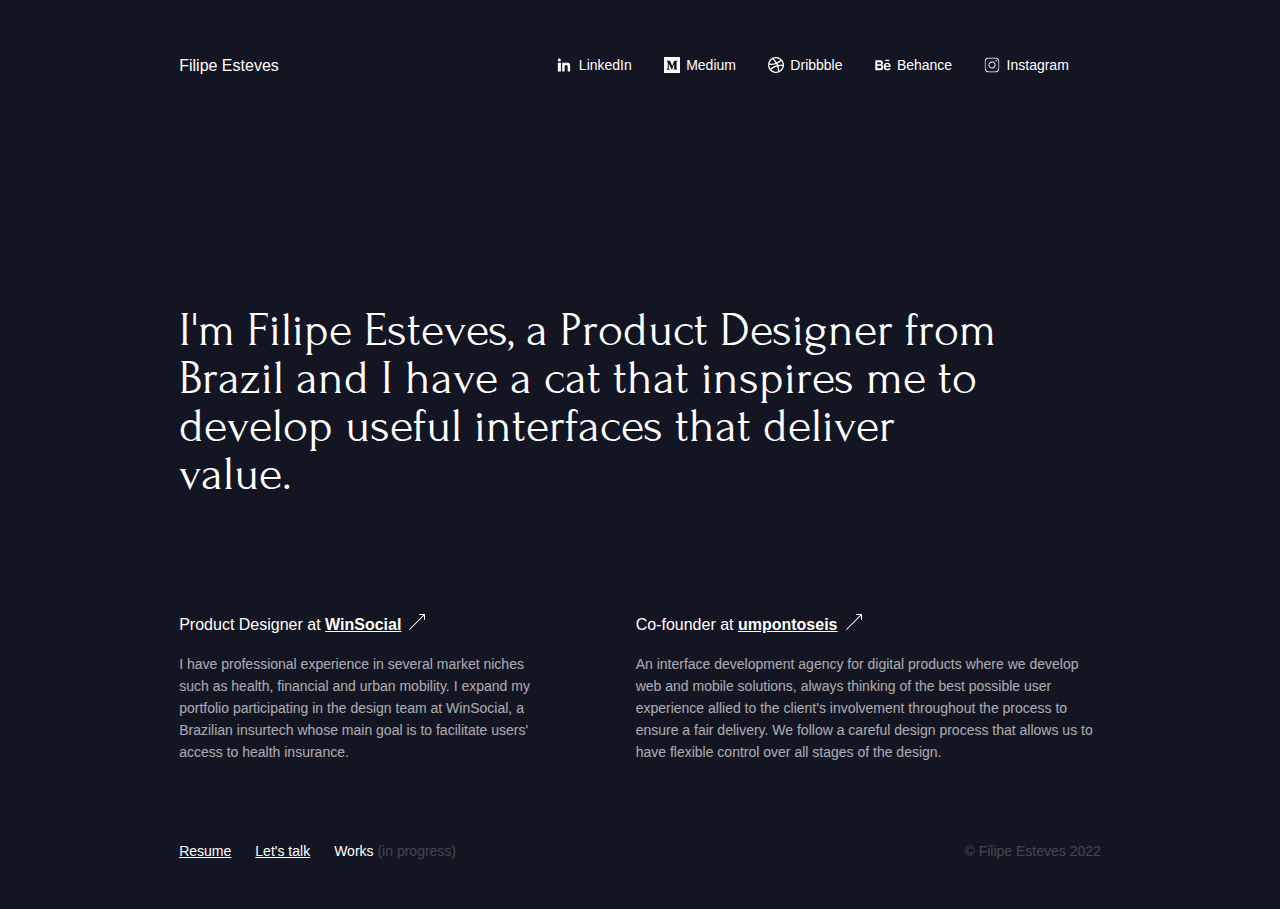
<file: public/index.html>
<!DOCTYPE html>
<html lang="en-US">
<head>
    <meta charset="UTF-8">
    <meta http-equiv="X-UA-Compatible" content="IE=edge">
    <meta name="theme-color" content="#1d1e2e">
    <meta name="msapplication-TileColor" content="#1d1e2e">
    <meta name="robots" content="index,follow">
    <meta name="rating" content="general" />
    <meta http-equiv="content-language" content="en-US" />
    <meta name="viewport" content="width=device-width, initial-scale=1.0">
    <link rel="stylesheet" type="text/css" href="./assets/css/style.css">
    <link rel="shortcut icon" href="./assets/favicon.ico" />
    <meta name="author" content="Filipe Esteves">
    <title>Filipe Esteves - Product Designer | UI/UX Designer</title>
    <meta property="og:title" content="Filipe Esteves | Product Designer">
    <meta name="twitter:title" content="Filipe Esteves | Product Designer">
    <meta property="og:locale" content="en-US">
    <meta name="twitter:image" content="https://filipeesteves.com.br/assets/icons/seo-cover.png">
    <meta property="og:image" content="https://filipeesteves.com.br/assets/icons/seo-cover.png" />
    <meta name="description" content="UI/UX Designer with experience in System's Design and web development. Her professional goal is to disseminate the culture of system scalability.">
    <meta property="og:description" content="UI/UX Designer with experience in System's Design and web development. Her professional goal is to disseminate the culture of system scalability.">
    <meta name="twitter:description" content="UI/UX Designer with experience in System's Design and web development. Her professional goal is to disseminate the culture of system scalability.">
    <meta name="twitter:card" content="summary_large_image">
    <meta property="og:type" content="website">
    <meta name="copyright" content="© Filipe Esteves 2022" />
    <meta name="keywords" content="filipe esteves, ux, ui, ux design, ui design, product design, design, designer, figma, design system, filipe, esteves, user interface, user experience, experiencia do usuario, medium, interface do usuario, uiux, uxui, gilberto prado, ux unicornio, leandro rezende, leandro ux, norman group, livro design, livro ux, livro ux design, design de produto, designer de produto, web design, praticas ux, heuristicas, nielsen, heuristicas de nielsen, ubiratan, visual designer">
</head>
<body>
    <section class="navbar">
        <div class="logo"> 
            <p>Filipe Esteves</p>
        </div>
        <div class="navbar-links">
            <div class="linkedin">
                <a href="https://www.linkedin.com/in/filipeedr" onclick="ga('send', 'event','social','LinkedIn');" target="_blank"><img src="./assets/icons/linkedin.svg" alt="Linkedin" class="icon">LinkedIn</a>
            </div>
            <div class="medium">
                <a href="https://medium.com/@filipeedr" onclick="ga('send', 'event','social','Medium');" target="_blank"><img src="./assets/icons/medium.svg" alt="Medium" class="icon">Medium</a>
            </div>
            <div class="dribbble">
                <a href="https://dribbble.com/filipeedr" onclick="ga('send', 'event','social','Dribbble');" target="_blank"><img src="./assets/icons/dribbble.svg" alt="Dribbble" class="icon">Dribbble</a>
            </div>
            <div class="behance">
                <a href="https://www.behance.net/filipeedr" onclick="ga('send', 'event','social','Behance');" target="_blank"><img src="./assets/icons/behance.svg" alt="Behance" class="icon">Behance</a>
            </div>
            <div class="instagram"> 
                <a href="https://www.instagram.com/filipeedr/" onclick="ga('send', 'event','social','Instagram');" target="_blank"><img src="./assets/icons/instagram.svg" alt="Instagram" class="icon"></i>Instagram</a>
            </div>
        </div>
    </section>
    <section class="content-center">
        <h1>
            I'm Filipe Esteves, a Product Designer from Brazil and I have a cat that inspires me to develop useful interfaces that deliver value.
        </h1>
    </section>
    <section class="content-work">
        <div class="winsocial">
            <h3>Product Designer at <a href="https://winsocial.com.br/" onclick="ga('send', 'event','work','WinSocial');" target="_blank">WinSocial<img src="./assets/icons/external-link.svg" alt="WinSocial Website" class="icon-link"></a></h3>
            <p>I have professional experience in several market niches such as health, financial and urban mobility. I expand my portfolio participating in the design team at WinSocial, a Brazilian insurtech whose main goal is to facilitate users' access to health insurance.</p>
        </div>
        <div class="umpontoseis">
            <h3>Co-founder at <a href="https://umpontoseis.com/" onclick="ga('send', 'event','work','umpontoseis');" target="_blank">umpontoseis<img src="./assets/icons/external-link.svg" alt="umpontoseis Website" class="icon-link"></a></h3>
            <p>An interface development agency for digital products where we develop web and mobile solutions, always thinking of the best possible user experience allied to the client's involvement throughout the process to ensure a fair delivery. We follow a careful design process that allows us to have flexible control over all stages of the design.</p>
        </div>
    </section>
    <section class="footer">
        <div class="footer-links">
            <a class="curriculum" href="http://read.cv/filipeedr" onclick="ga('send', 'event','curriculo','Currículo');" target="_blank"></i>Resume</a>
            <a href="mailto: filipe.esteves08@gmail.com?subject=I want to chat about a project!" onclick="ga('send', 'event','contato','Contato');" target="_blank"><p>Let's talk</p></a>
            <p>Works<span>&nbsp(in progress)</span></p>
        </div>
        <div class="copyright">
            <p>© Filipe Esteves 2022</p>
        </div>
    </section>
    <script async src="https://www.googletagmanager.com/gtag/js?id=G-HQ1ECV2DVR"></script>
    <script>
        function downloadJSAtOnload() {
            var element = document.createElement("script");
            element.src = "./assets/js/script.js";
            document.body.appendChild(element);
        }
        if (window.addEventListener)
            window.addEventListener("load", downloadJSAtOnload, false);
        else if (window.attachEvent)
            window.attachEvent("onload", downloadJSAtOnload);
        else window.onload = downloadJSAtOnload;
    </script>
</body>
</html>
</file>
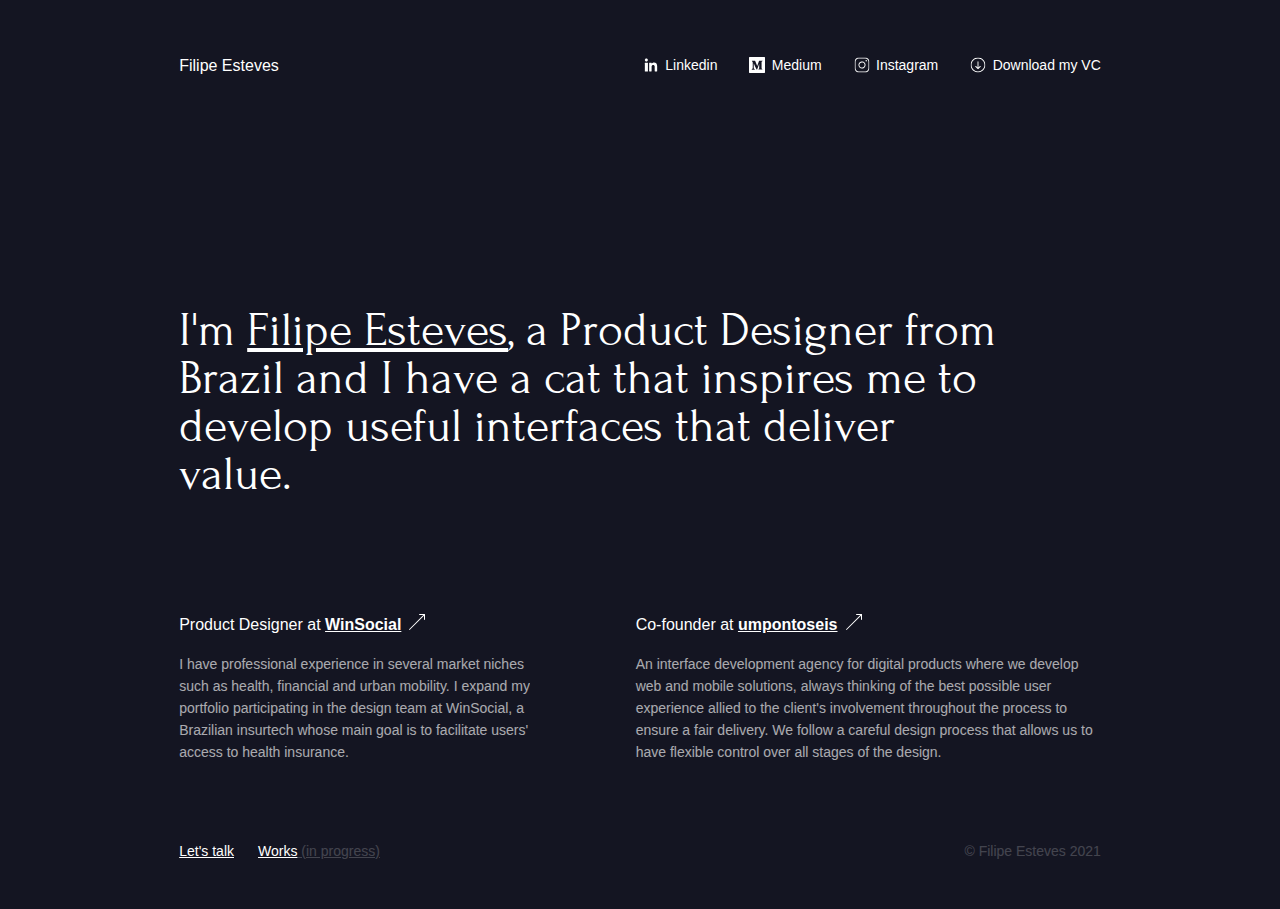
<file: src/index.html>
<!DOCTYPE html>
<html lang="en-US">
<head>
    <meta charset="UTF-8">
    <meta http-equiv="X-UA-Compatible" content="IE=edge">
    <meta name="theme-color" content="#1d1e2e">
    <meta name="msapplication-TileColor" content="#1d1e2e">
    <meta name="robots" content="index,follow">
    <meta name="rating" content="general" />
    <meta http-equiv="content-language" content="en-US" />
    <meta name="viewport" content="width=device-width, initial-scale=1.0">
    <link rel="stylesheet" type="text/css" href="./assets/css/style.css">
    <link rel="shortcut icon" href="./assets/favicon.ico" />
    <meta name="author" content="Filipe Esteves">
    <title>Filipe Esteves - Product Designer | UI/UX Designer</title>
    <meta property="og:title" content="Filipe Esteves | Product Designer">
    <meta name="twitter:title" content="Filipe Esteves | Product Designer">
    <meta property="og:locale" content="en-US">
    <meta name="twitter:image" content="https://filipeesteves.com.br/assets/img/SEO_Cover.webp">
    <meta property="og:image" content="https://filipeesteves.com.br/assets/img/SEO_Cover.webp" />
    <meta property="og:image:type" content="image/webp">
    <meta property="og:image:width" content="800">
    <meta property="og:image:height" content="420">
    <meta name="description" content="UI/UX Designer with experience in System's Design and web development. Her professional goal is to disseminate the culture of system scalability.">
    <meta property="og:description" content="UI/UX Designer with experience in System's Design and web development. Her professional goal is to disseminate the culture of system scalability.">
    <meta name="twitter:description" content="UI/UX Designer with experience in System's Design and web development. Her professional goal is to disseminate the culture of system scalability.">
    <meta name="twitter:card" content="summary_large_image">
    <meta property="og:type" content="website">
    <meta name="copyright" content="© Filipe Esteves 2021" />
    <meta name="keywords" content="filipe esteves, ux, ui, ux design, ui design, product design, design, designer, figma, design system, filipe, esteves, user interface, user experience, experiencia do usuario, medium, interface do usuario, uiux, uxui, gilberto prado, ux unicornio, leandro rezende, leandro ux, norman group, livro design, livro ux, livro ux design, design de produto, designer de produto, web design, praticas ux, heuristicas, nielsen, heuristicas de nielsen, ubiratan">
</head>
<body>
    <section class="navbar">
        <div class="logo"> 
            <p>Filipe Esteves</p>
        </div>
        <div class="navbar-links">
            <div class="linkedin">
                <a href="https://www.linkedin.com/in/filipeedr" onclick="ga('send', 'event','social','LinkedIn');" target="_blank"><img src="./assets/icons/linkedin.svg" alt="Linkedin" class="icon">Linkedin</a>
            </div>
            <div class="medium">
                <a href="https://medium.com/@filipeedr" onclick="ga('send', 'event','social','Medium');" target="_blank"><img src="./assets/icons/medium.svg" alt="Medium" class="icon">Medium</a>
            </div>
            <div class="instagram"> 
                <a href="https://www.instagram.com/filipeedr/" onclick="ga('send', 'event','social','Instagram');" target="_blank"><img src="./assets/icons/instagram.svg" alt="Instagram" class="icon"></i>Instagram</a>
            </div>
            <div class="curriculum">
                <a href="https://resume.io/r/1ZWfiyXCQ" onclick="ga('send', 'event','curriculo','Currículo');" target="_blank"><img src="./assets/icons/download.svg" alt="Download" class="icon"></i>Download my VC</a>
            </div>
        </div>
    </section>
    <section class="content-center">
        <h1>
            I'm <a href="https://www.linkedin.com/in/filipeedr" onclick="ga('send', 'event','social','nameContent');" target="_blank">Filipe Esteves</a>, a Product Designer from Brazil and I have a cat that inspires me to develop useful interfaces that deliver value.
        </h1>
    </section>
    <section class="content-work">
        <div class="winsocial">
            <h3>Product Designer at <a href="https://winsocial.com.br/" onclick="ga('send', 'event','work','WinSocial');" target="_blank">WinSocial<img src="./assets/icons/external-link.svg" alt="WinSocial Website" class="icon-link"></a></h3>
            <p>I have professional experience in several market niches such as health, financial and urban mobility. I expand my portfolio participating in the design team at WinSocial, a Brazilian insurtech whose main goal is to facilitate users' access to health insurance.</p>
        </div>
        <div class="umpontoseis">
            <h3>Co-founder at <a href="https://umpontoseis.com/" onclick="ga('send', 'event','work','umpontoseis');" target="_blank">umpontoseis<img src="./assets/icons/external-link.svg" alt="umpontoseis Website" class="icon-link"></a></h3>
            <p>An interface development agency for digital products where we develop web and mobile solutions, always thinking of the best possible user experience allied to the client's involvement throughout the process to ensure a fair delivery. We follow a careful design process that allows us to have flexible control over all stages of the design.</p>
        </div>
    </section>
    <section class="footer">
        <div class="footer-links">
            <a href="mailto: filipe.esteves08@gmail.com?subject=I want to chat about a project!" onclick="ga('send', 'event','contato','Contato');" target="_blank">Let's talk</a>
            <p>Works<span>&nbsp(in progress)</span></p>
        </div>
        <div class="copyright">
            <p>© Filipe Esteves 2021</p>
        </div>
    </section>
    <script async src="https://www.googletagmanager.com/gtag/js?id=G-HQ1ECV2DVR"></script>
    <script>
        function downloadJSAtOnload() {
            var element = document.createElement("script");
            element.src = "./assets/js/script.js";
            document.body.appendChild(element);
        }
        if (window.addEventListener)
            window.addEventListener("load", downloadJSAtOnload, false);
        else if (window.attachEvent)
            window.attachEvent("onload", downloadJSAtOnload);
        else window.onload = downloadJSAtOnload;
    </script>
</body>
</html>
</file>
<file: public/assets/css/style.css>
@import url('https://fonts.googleapis.com/css2?family=Forum&display=fallback');

::selection{
    background-color: #ffffff38;
}

html{
    margin: auto;
    display: table;
    -webkit-font-smoothing: antialiased;
}

@media (min-width: 1232px) {
    body{
        margin: 0 14vw 4vh 14vw;
    }

    h1{
        font-size: 3rem;
    }

    .navbar, .navbar-links, .footer, .footer-links{
        display: flex;
        align-items: center;
    }

    .navbar-links div:not(.curriculum){
        margin-right: 2rem;
    }

    .content-center{
        margin-top: 24vh;
        max-width: calc(100% - 8vw);
    }

    .content-work{
        margin-top: 11vh;
        display: flex;
        column-count: 2;
        column-gap: 8vw;
        justify-content: space-between;
    }

    .footer-links p{
        margin-left: 1.5rem;
    }
}

@media (min-width: 768px) and (max-width: 1231px) {
    body{
        margin: 0 8vw 4vh 8vw;
    }

    h1{
        font-size: 3rem;
    }
    
    .navbar, .navbar-links, .footer, .footer-links{
        display: flex;
        align-items: center;
    }

    .navbar-links div:not(.curriculum){
        margin-right: 2rem;
    }

    .content-center{
        margin-top: 24vh;
        max-width: calc(100% - 8vw);
    }

    .content-work{
        margin-top: 11vh;
        display: flex;
        column-count: 2;
        column-gap: 8vw;
        justify-content: space-between;
    }

    .footer-links p{
        margin-left: 1.5rem;
    }
    
}

@media (min-width: 568px) and (max-width: 767px){
    body{
        margin: 0 4vw 4vh 4vw;
    }

    h1{
        font-size: 3rem;
    }

    .navbar, .navbar-links, .footer, .footer-links{
        display: block;
        align-items: left;
    }

    .navbar-links div:not(.curriculum){
        margin-bottom: 1rem;
    }

    .navbar-links div:first-child{
        margin-top: 3rem;
    }

    .content-center{
        margin-top: 8vh;
        max-width: 100%;
    }

    .content-work{
        margin-top: 6vh;
        display: block;
    }

    .content-work div:last-child{
        margin-top: 2.5rem;
    }

    .footer, .footer-links{
        display: flex;
        align-items: center;
    }

    .footer-links p{
        margin-left: 1.5rem;
    }
}

@media (min-width: 320px) and (max-width: 567px){
    body{
        margin: 0 4vw 4vh 4vw;
    }

    h1{
        font-size: 2rem;
    }

    .navbar, .navbar-links, .footer, .footer-links{
        display: block;
        align-items: left;
    }

    .navbar-links div:not(.curriculum){
        margin-bottom: 1rem;
    }

    .navbar-links div:first-child{
        margin-top: 2.5rem;
    }

    .content-center{
        margin-top: 6vh;
        max-width: 100%;
    }

    .content-work{
        margin-top: 6vh;
        display: block;
    }

    .content-work div:last-child{
        margin-top: 2.5rem;
    }

    .footer, .footer-links{
        display: block;
        align-items: left;
    }

    .footer-links p{
        margin-left: none;
    }

    .copyright{
        margin-top: 1.5rem;
    }
}

body {
    background-color: #141522;
    color: white;
    font-family: 'Arial', sans-serif;
    justify-content: start;
    max-width: 1440px;
}

a{
    color: white;
    transition: 0.5s;
}

a:hover{
    opacity: 0.64;
}

h1{
    font-weight: 400;
    line-height: 100%;
}

h3{
    font-size: 1rem;
    font-weight: 400;
    line-height: 1.5rem;
}

h3 a{
    font-weight: 700;
}

.icon{
    margin-right: 0.4rem;
    width: 16px;
    height: 16px;
}

.icon-link{
    margin-left: 0.5rem;
    width: 1rem;
    height: 1rem;
}

.logo{
    font-size: 1rem;
    line-height: 108%;
}

.navbar{
    margin-top: 4.5vh;
    margin-bottom: 4.5vh;
    font-size: 14px;
}

.navbar-links a{
    text-decoration: none;
    display: flex;
    align-content: center;
}

.content-center{
    font-family: 'Forum', serif;
}

.content-center h1 a{
    text-decoration: underline;
}

.winsocial h3, .umpontoseis h3{
    margin-bottom: 1rem;
}

.winsocial p, .umpontoseis p{
    font-size: 0.875rem;
    line-height: 1.375rem;
    opacity: 0.64;
}

.footer{
    margin-top: 5.8vh;
    font-size: 0.875rem;
}

.navbar, .footer{
    width: 100%;
    justify-content: space-between;
}

.footer-links p:last-chid{
    text-decoration: underline;
    cursor: not-allowed;
}

.copyright, .footer span{
    opacity: 0.2;
}
</file>
<file: src/assets/css/style.css>
@import url('https://fonts.googleapis.com/css2?family=Forum&display=fallback');

::selection{
    background-color: #ffffff38;
}

html{
    margin: auto;
    display: table;
}

@media (min-width: 1232px) {
    body{
        margin: 0 14vw 4vh 14vw;
    }

    h1{
        font-size: 3rem;
    }

    .navbar, .navbar-links, .footer, .footer-links{
        display: flex;
        align-items: center;
    }

    .navbar-links div:not(.curriculum){
        margin-right: 2rem;
    }

    .content-center{
        margin-top: 24vh;
        max-width: calc(100% - 8vw);
    }

    .content-work{
        margin-top: 11vh;
        display: flex;
        column-count: 2;
        column-gap: 8vw;
        justify-content: space-between;
    }

    .footer-links p{
        margin-left: 1.5rem;
    }
}

@media (min-width: 768px) and (max-width: 1231px) {
    body{
        margin: 0 8vw 4vh 8vw;
    }

    h1{
        font-size: 3rem;
    }
    
    .navbar, .navbar-links, .footer, .footer-links{
        display: flex;
        align-items: center;
    }

    .navbar-links div:not(.curriculum){
        margin-right: 2rem;
    }

    .content-center{
        margin-top: 24vh;
        max-width: calc(100% - 8vw);
    }

    .content-work{
        margin-top: 11vh;
        display: flex;
        column-count: 2;
        column-gap: 8vw;
        justify-content: space-between;
    }

    .footer-links p{
        margin-left: 1.5rem;
    }
    
}

@media (min-width: 568px) and (max-width: 767px){
    body{
        margin: 0 4vw 4vh 4vw;
    }

    h1{
        font-size: 3rem;
    }

    .navbar, .navbar-links, .footer, .footer-links{
        display: block;
        align-items: left;
    }

    .navbar-links div:not(.curriculum){
        margin-bottom: 1rem;
    }

    .navbar-links div:first-child{
        margin-top: 3rem;
    }

    .content-center{
        margin-top: 8vh;
        max-width: 100%;
    }

    .content-work{
        margin-top: 6vh;
        display: block;
    }

    .content-work div:last-child{
        margin-top: 2.5rem;
    }

    .footer, .footer-links{
        display: flex;
        align-items: center;
    }

    .footer-links p{
        margin-left: 1.5rem;
    }
}

@media (min-width: 320px) and (max-width: 567px){
    body{
        margin: 0 4vw 4vh 4vw;
    }

    h1{
        font-size: 2rem;
    }

    .navbar, .navbar-links, .footer, .footer-links{
        display: block;
        align-items: left;
    }

    .navbar-links div:not(.curriculum){
        margin-bottom: 1rem;
    }

    .navbar-links div:first-child{
        margin-top: 2.5rem;
    }

    .content-center{
        margin-top: 6vh;
        max-width: 100%;
    }

    .content-work{
        margin-top: 6vh;
        display: block;
    }

    .content-work div:last-child{
        margin-top: 2.5rem;
    }

    .footer, .footer-links{
        display: block;
        align-items: left;
    }

    .footer-links p{
        margin-left: none;
    }

    .copyright{
        margin-top: 1.5rem;
    }
}

body {
    background-color: #141522;
    color: white;
    font-family: 'Arial', sans-serif;
    justify-content: start;
    max-width: 1440px;
}

a{
    color: white;
    transition: 0.5s;
}

a:hover{
    opacity: 0.64;
}

h1{
    font-weight: 400;
    line-height: 100%;
}

h3{
    font-size: 1rem;
    font-weight: 400;
    line-height: 1.5rem;
}

h3 a{
    font-weight: 700;
}

.icon{
    margin-right: 0.4rem;
    width: 16px;
    height: 16px;
}

.icon-link{
    margin-left: 0.5rem;
    width: 1rem;
    height: 1rem;
}

.logo{
    font-size: 1rem;
    line-height: 108%;
}

.navbar{
    margin-top: 4.5vh;
    margin-bottom: 4.5vh;
    font-size: 14px;
}

.navbar-links a{
    text-decoration: none;
    display: flex;
    align-content: center;
}

.content-center{
    font-family: 'Forum', serif;
}

.content-center h1 a{
    text-decoration: underline;
}

.winsocial h3, .umpontoseis h3{
    margin-bottom: 1rem;
}

.winsocial p, .umpontoseis p{
    font-size: 0.875rem;
    line-height: 1.375rem;
    opacity: 0.64;
}

.footer{
    margin-top: 5.8vh;
    font-size: 0.875rem;
}

.navbar, .footer{
    width: 100%;
    justify-content: space-between;
}

.footer-links p{
    text-decoration: underline;
    cursor: not-allowed;
}

.copyright, .footer span{
    opacity: 0.2;
}
</file>
